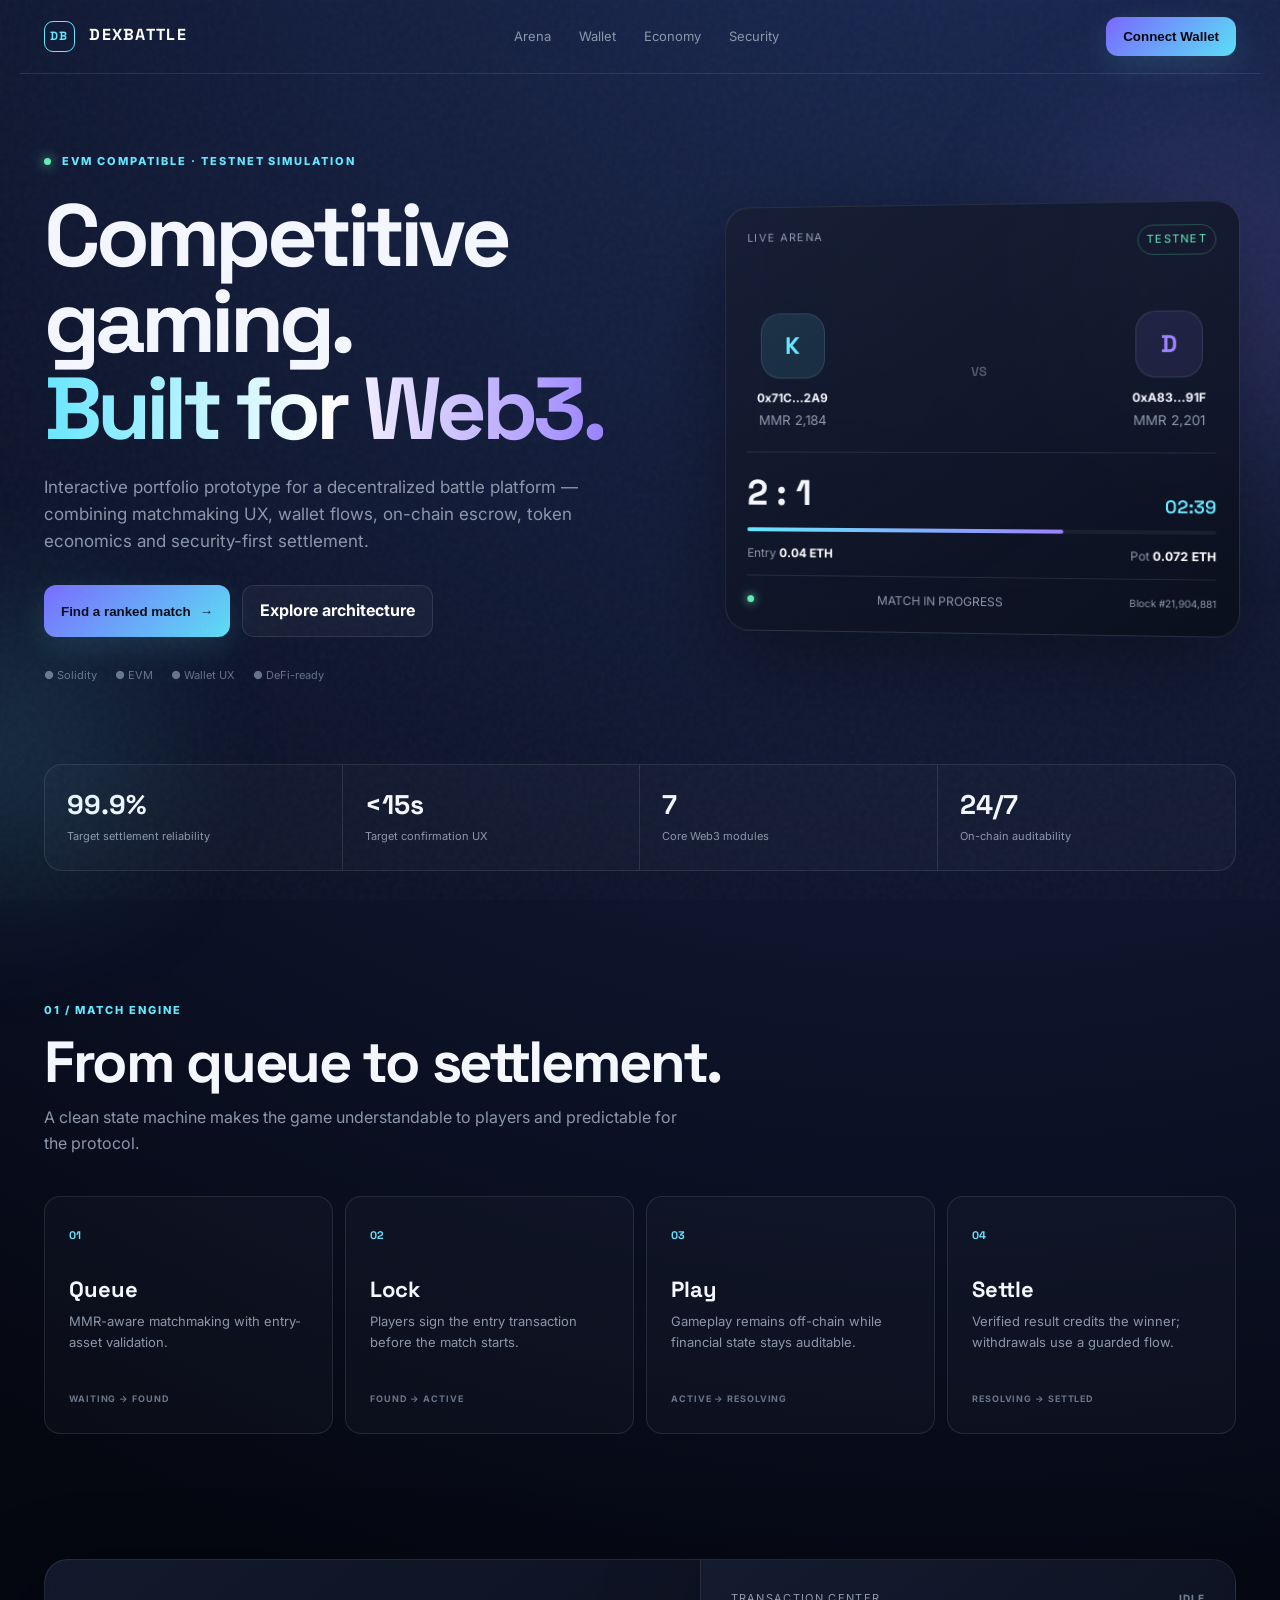
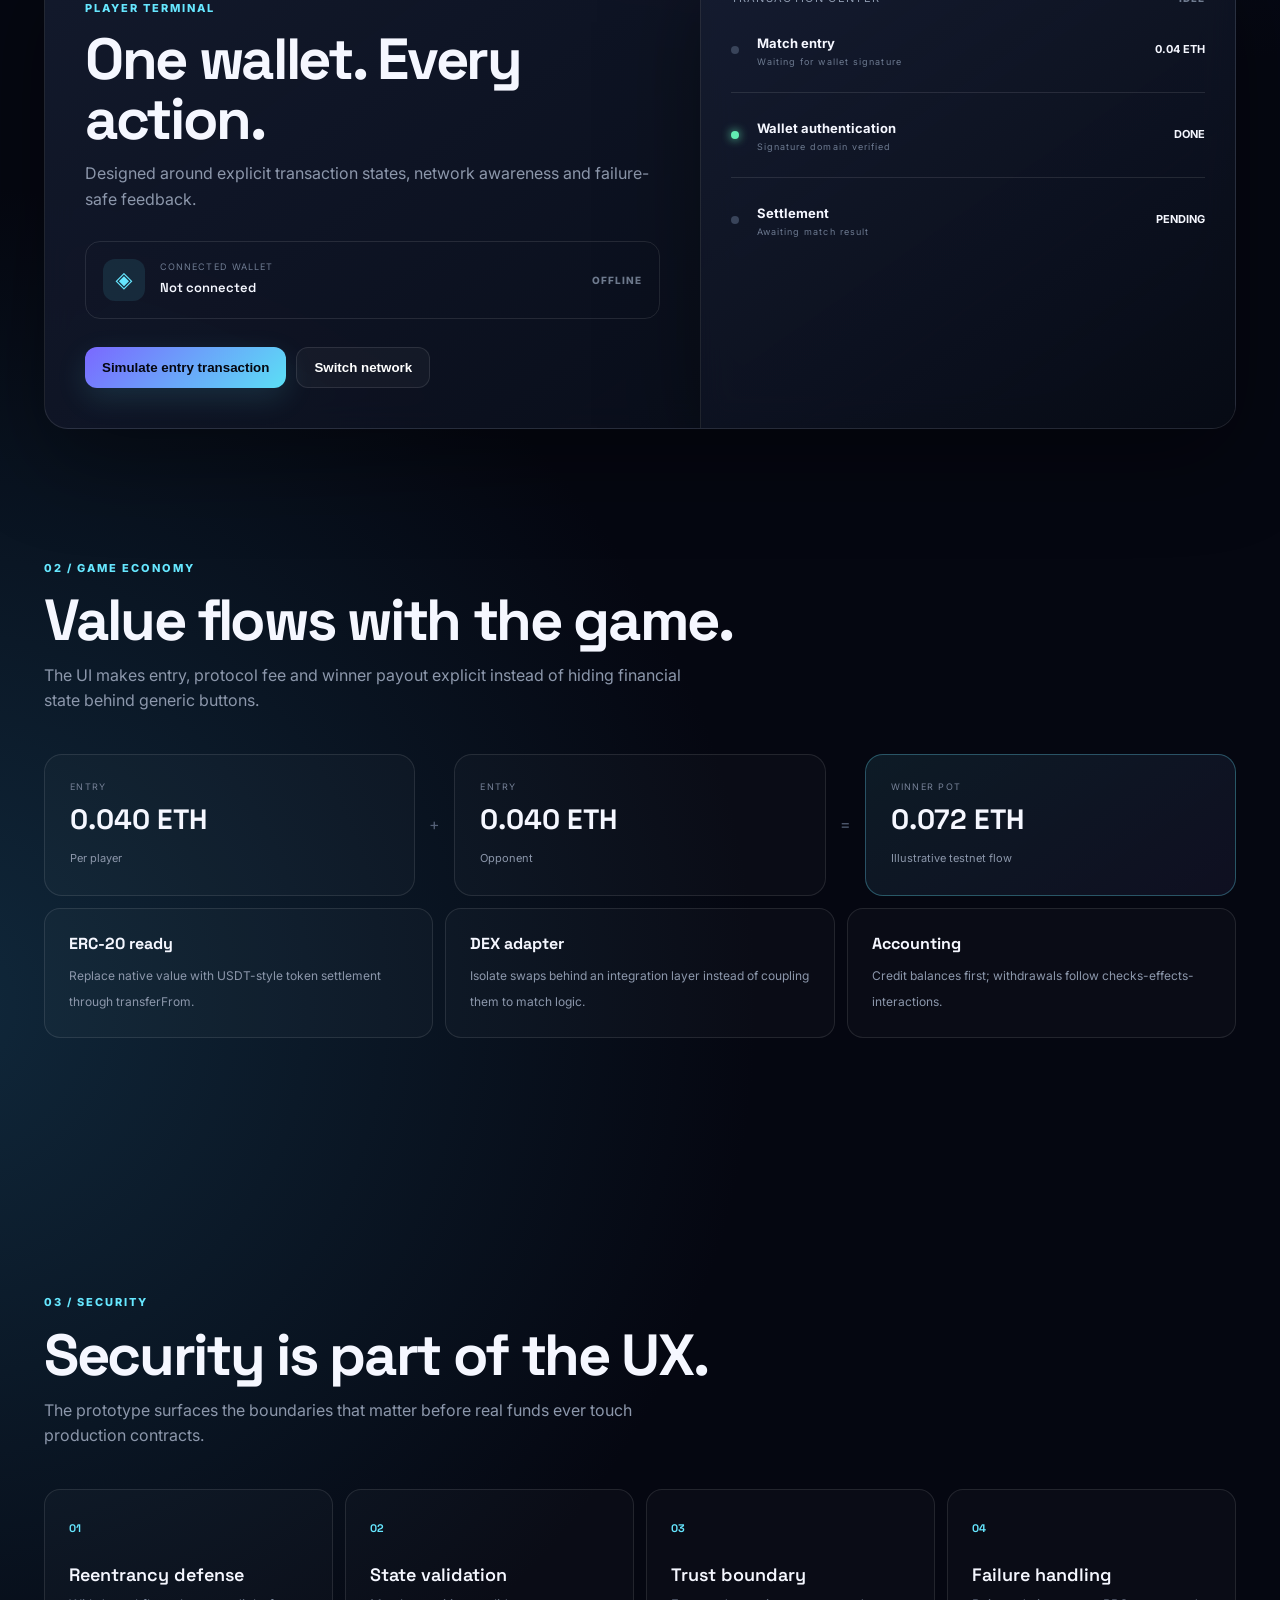
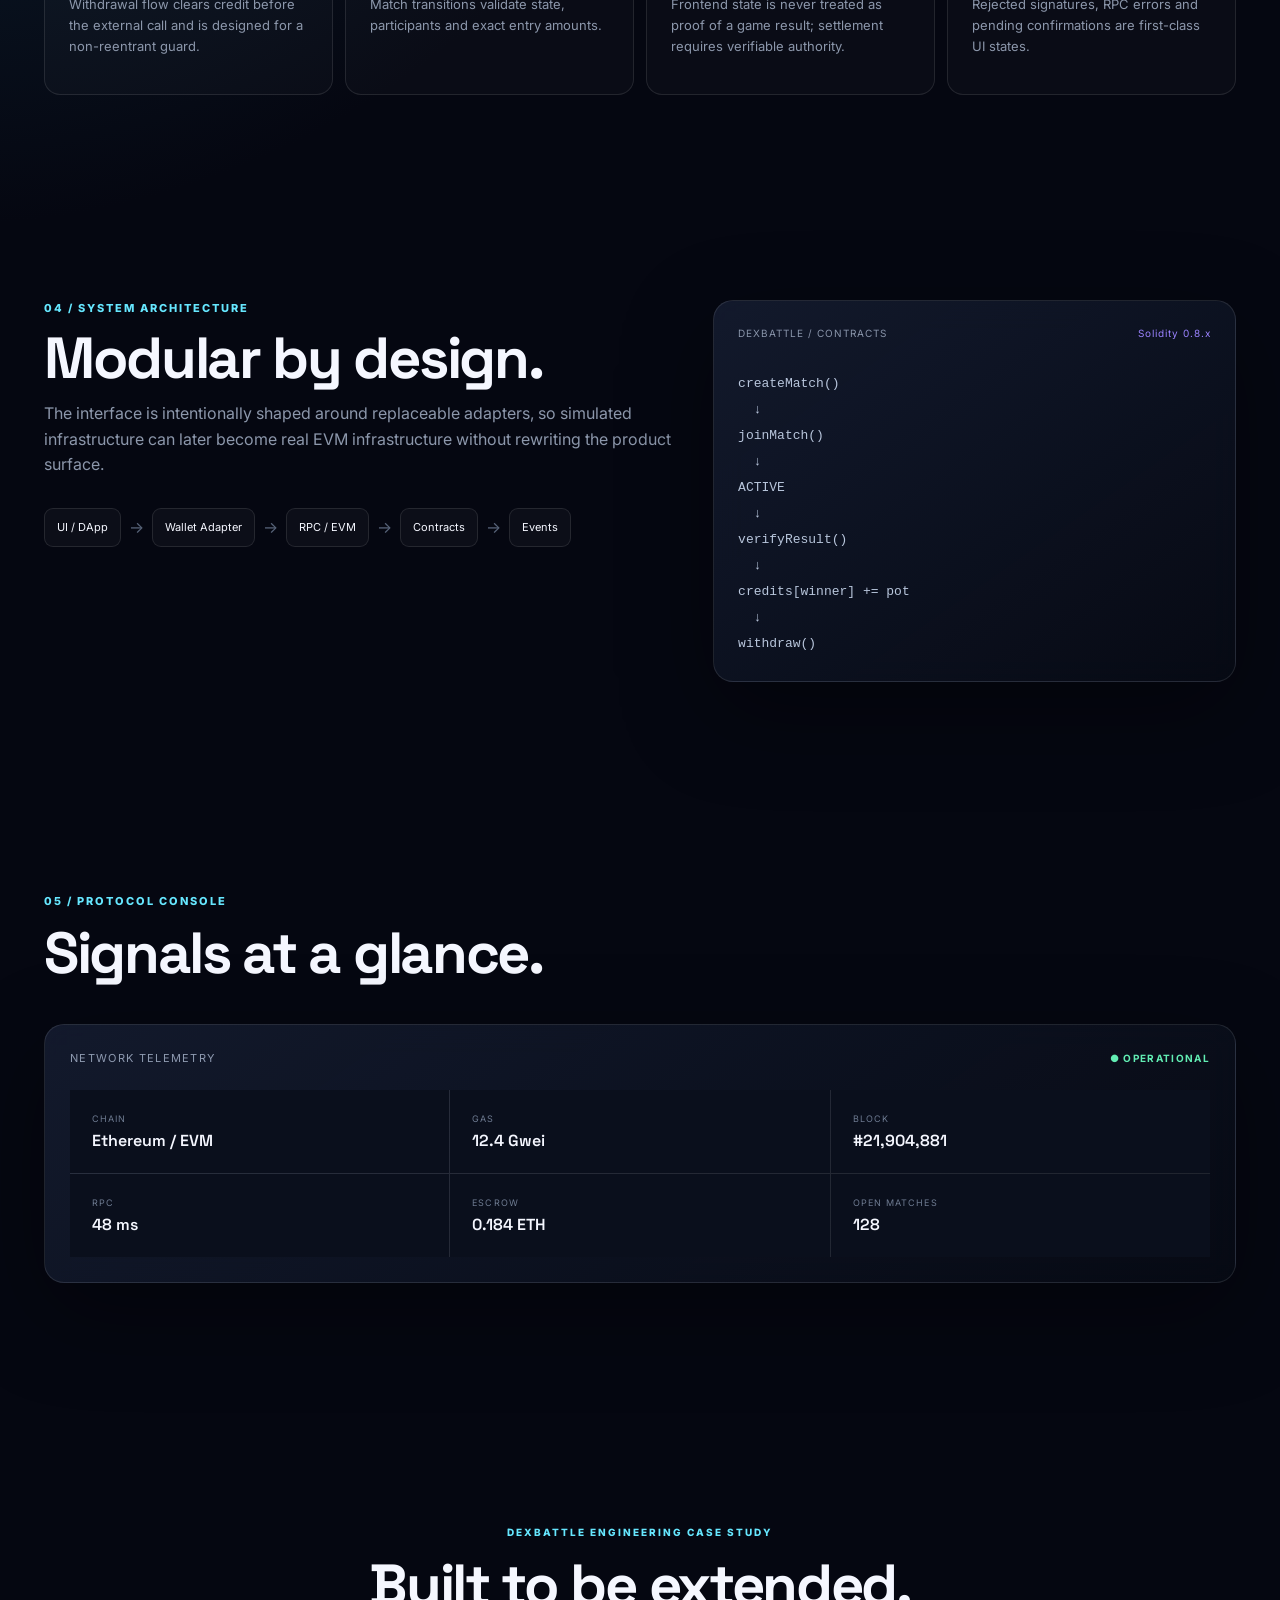
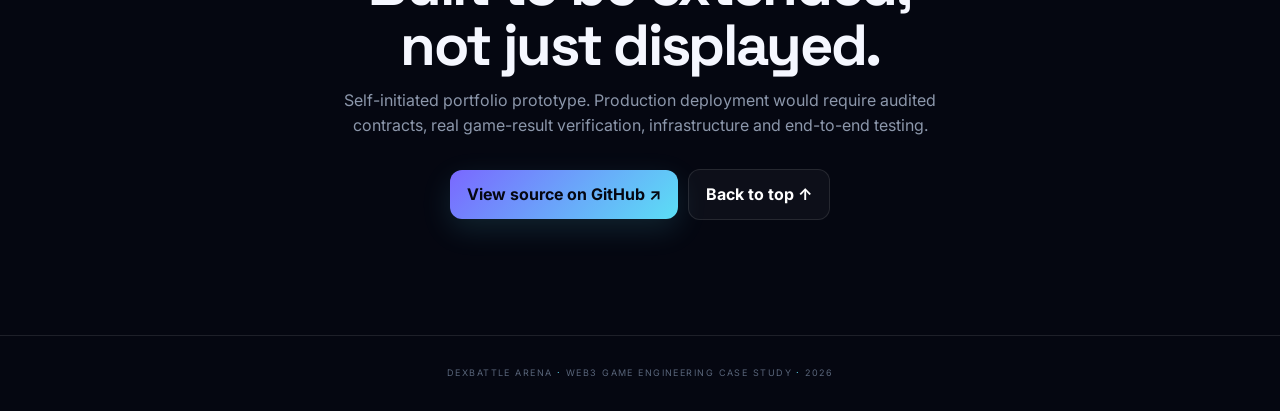
<file: index.html>
<!doctype html>
<html lang="en">
<head>
  <meta charset="utf-8">
  <meta name="viewport" content="width=device-width, initial-scale=1">
  <meta http-equiv="refresh" content="0; url=./dexbattle/">
  <title>DexBattle Web3 Demo</title>
  <script>window.location.replace('./dexbattle/');</script>
</head>
<body>
  <p>Opening the DexBattle Web3 demo…</p>
  <p><a href="./dexbattle/">Open DexBattle</a></p>
</body>
</html>
</file>
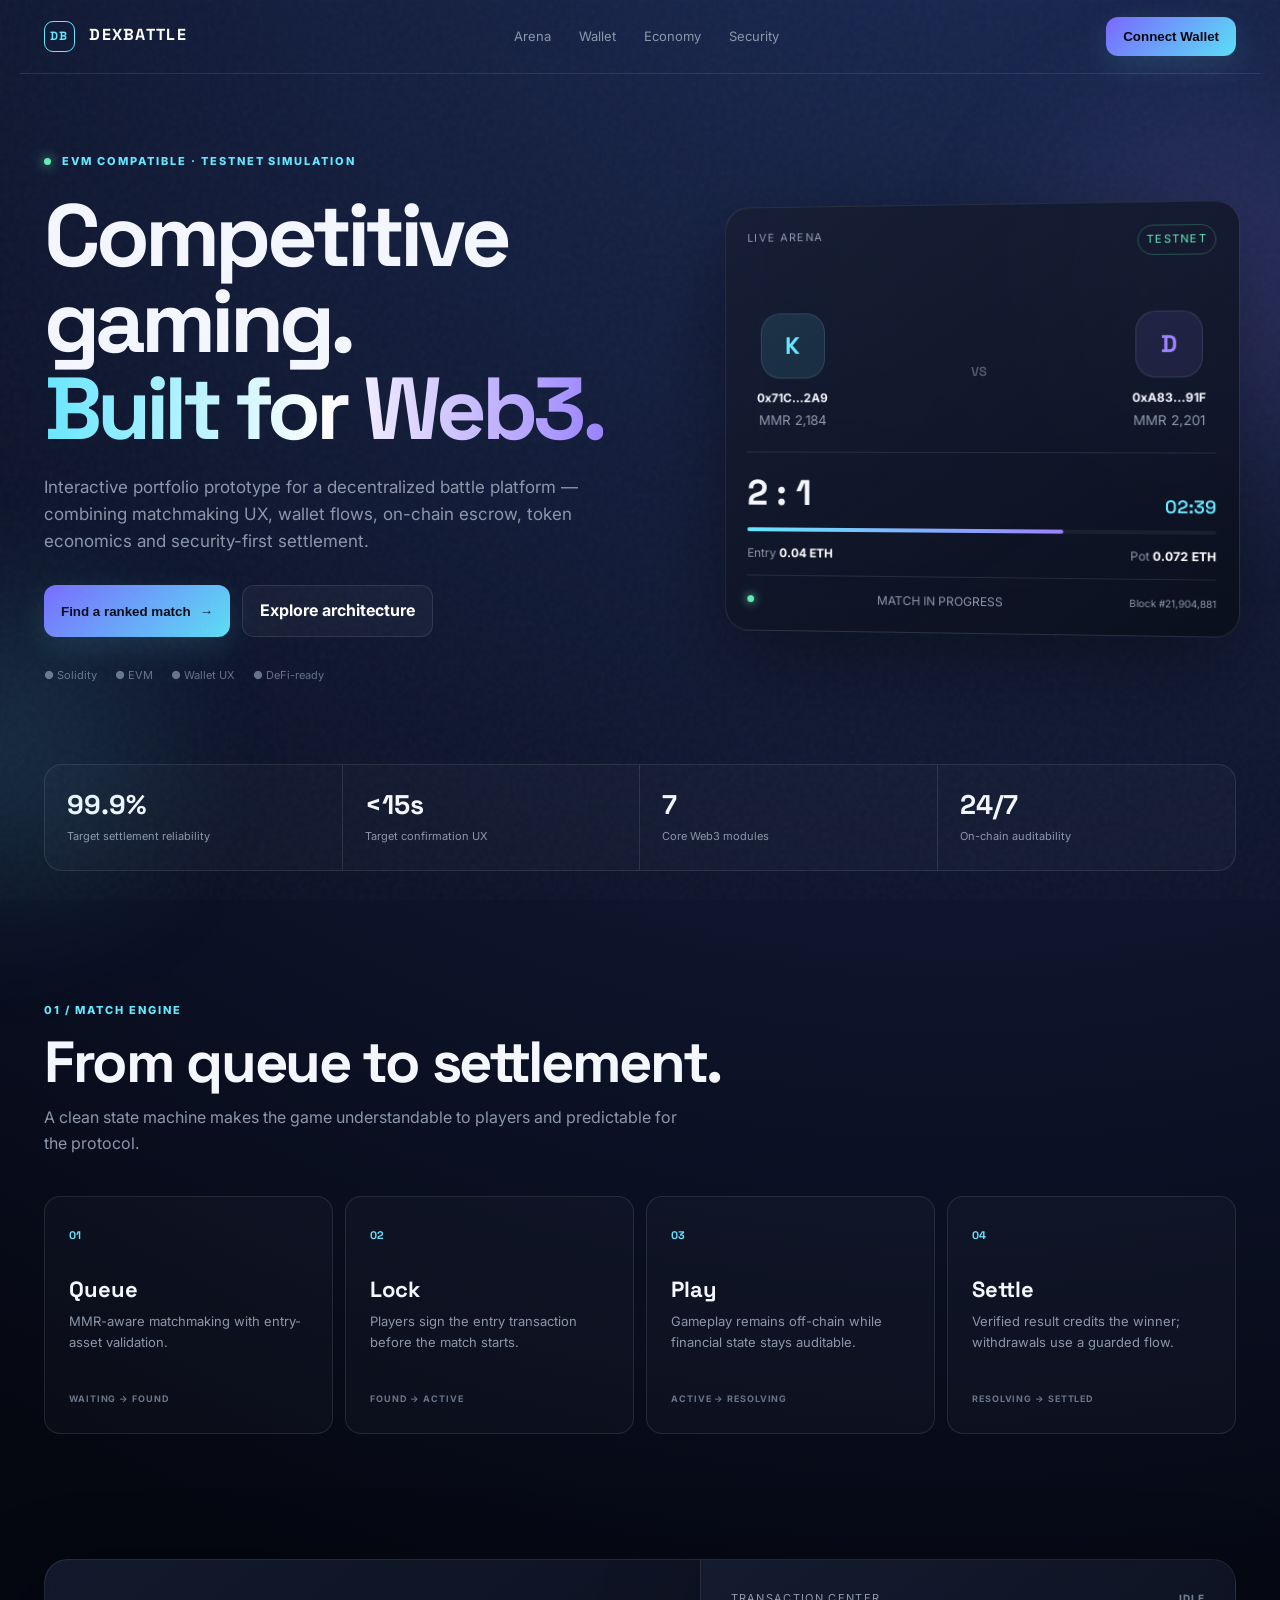
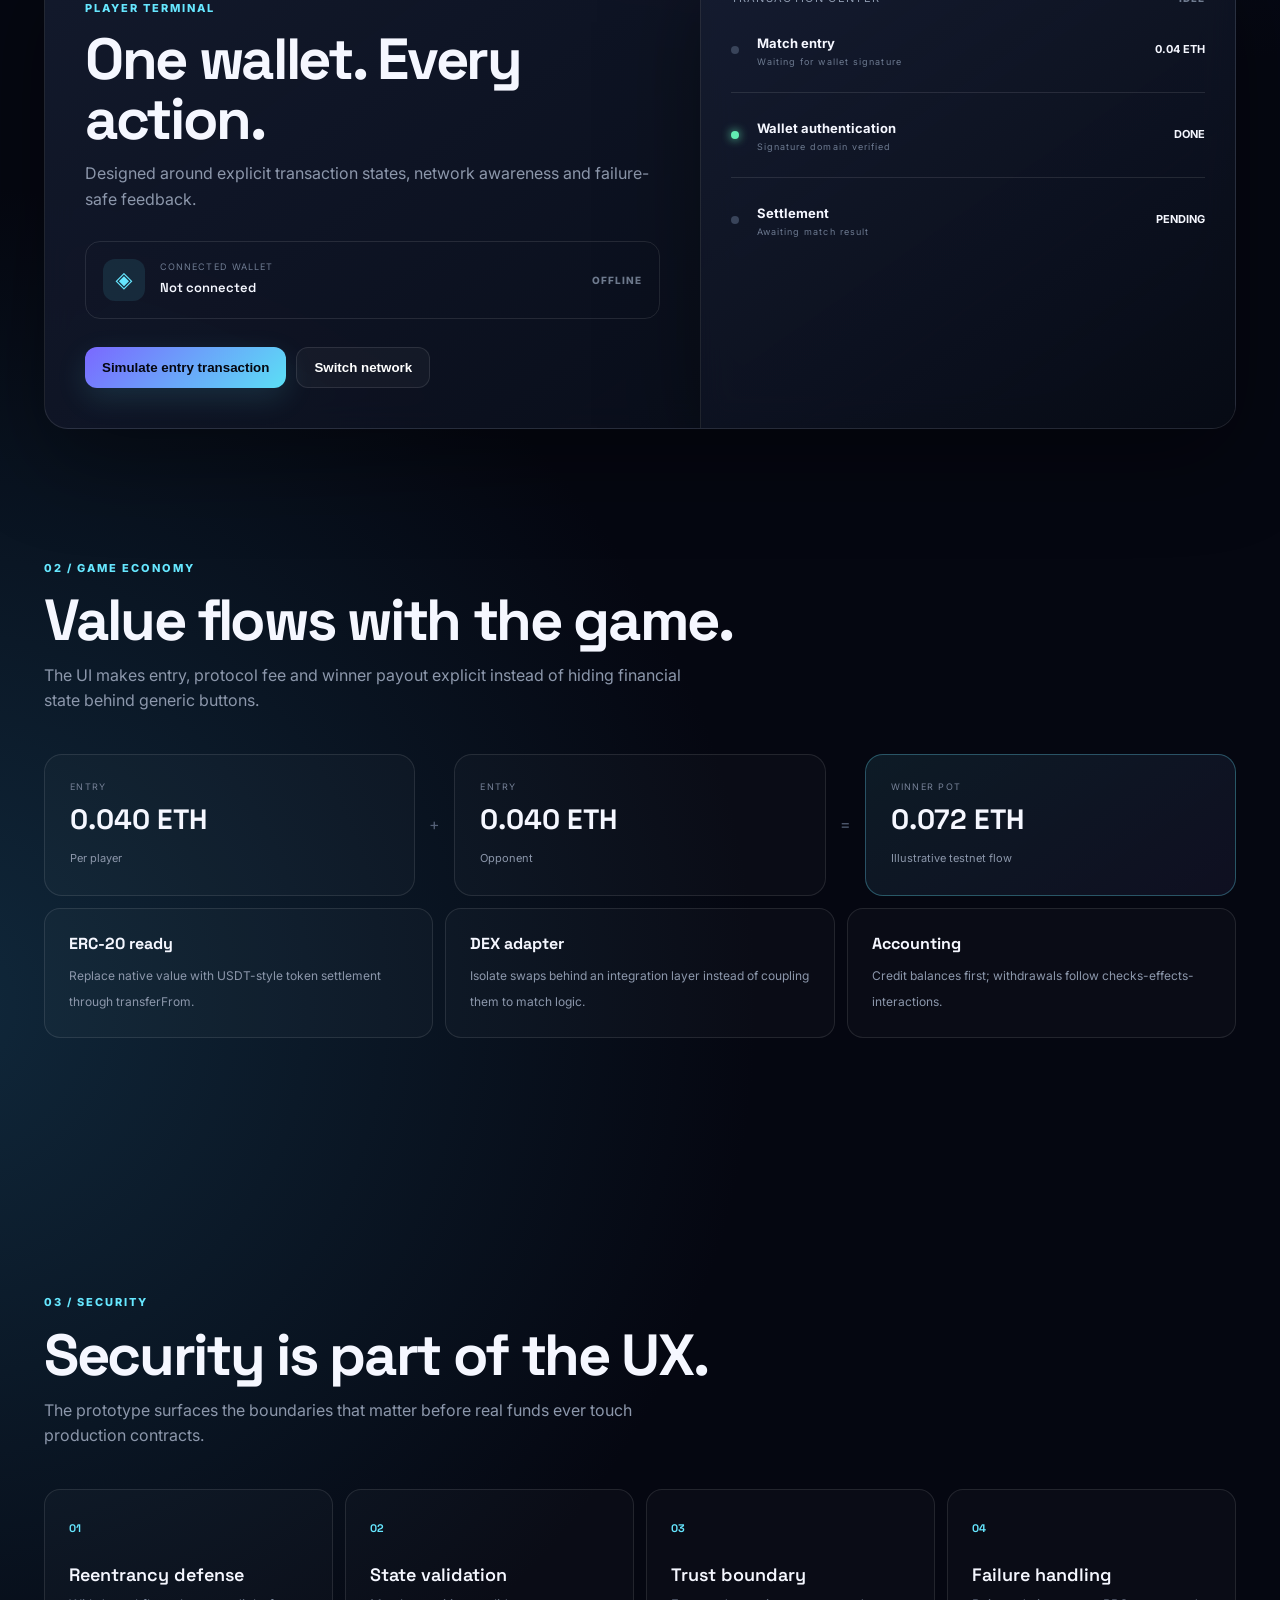
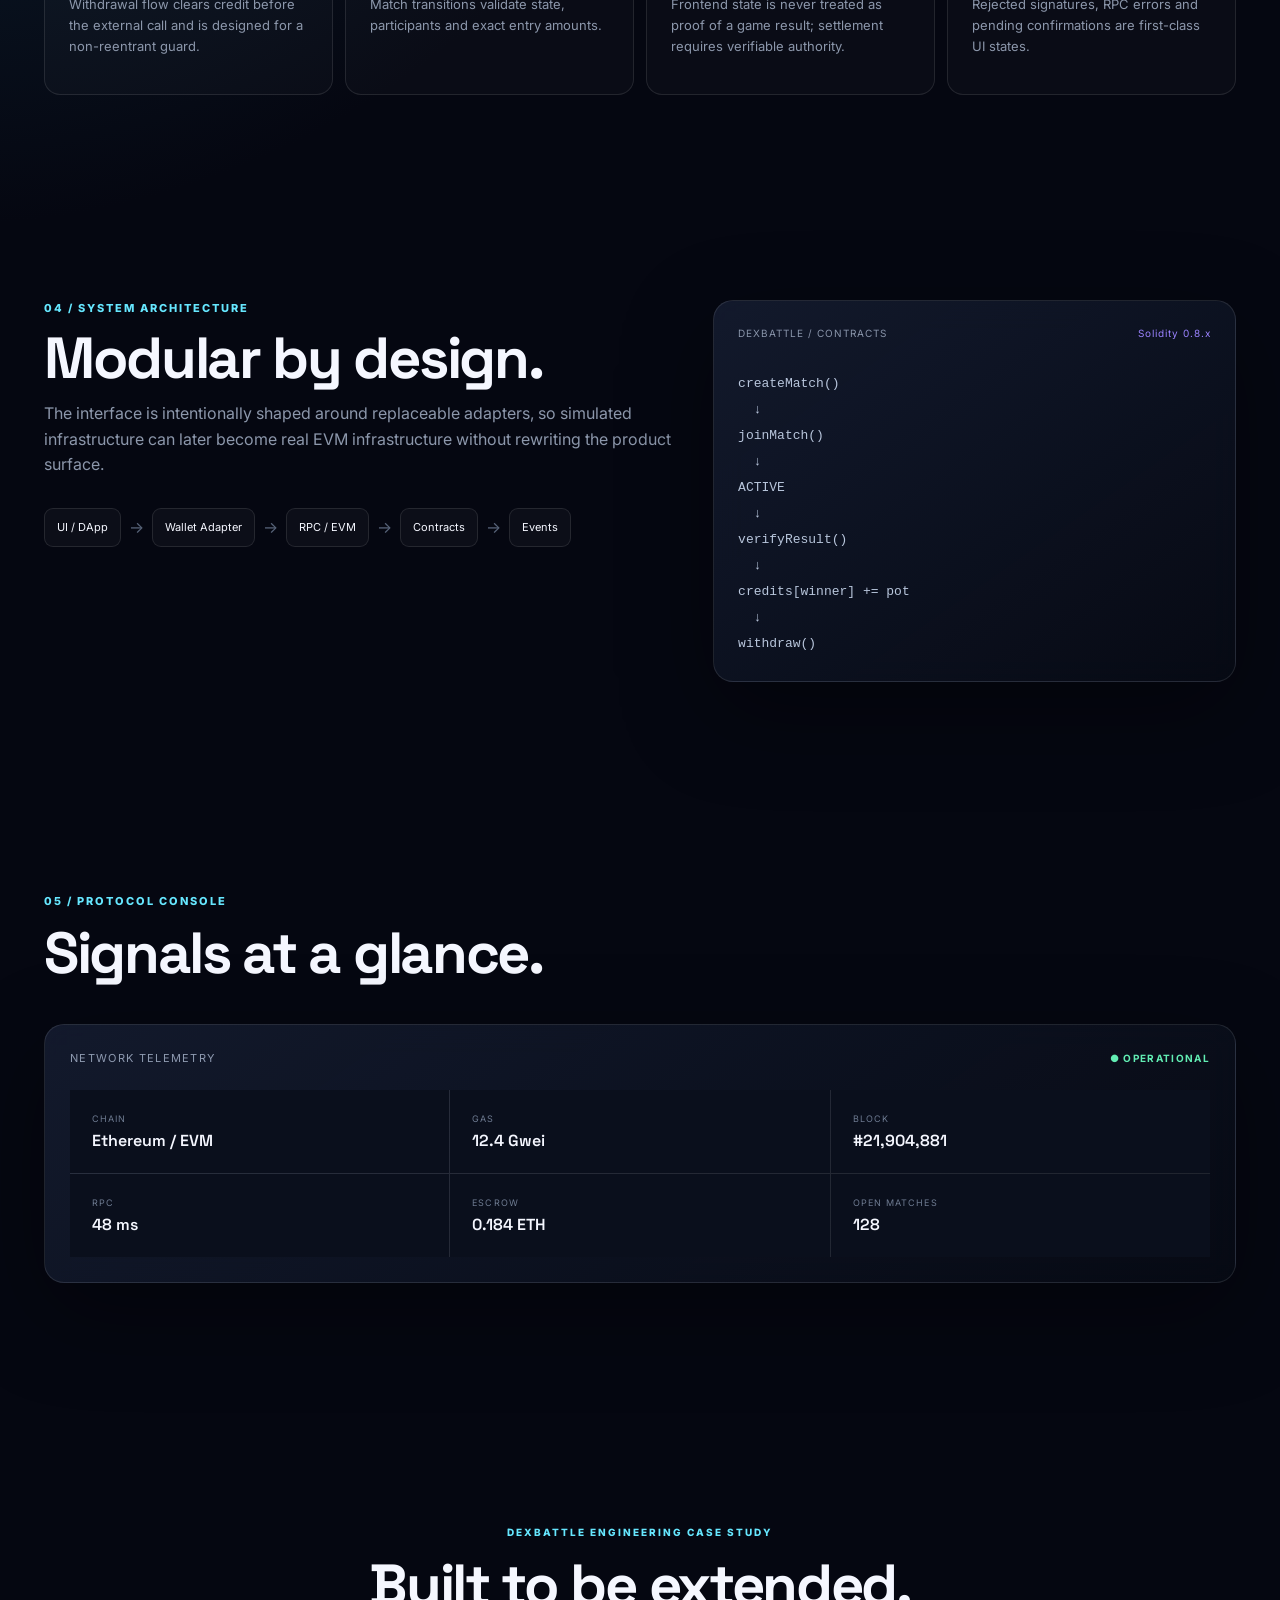
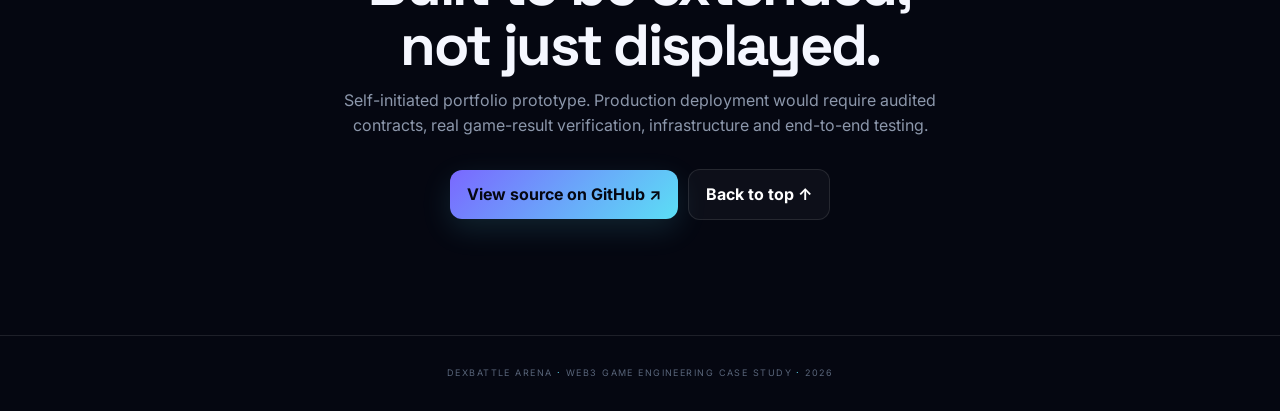
<file: dexbattle/index.html>
<!doctype html>
<html lang="en"><head>
<meta charset="utf-8"><meta name="viewport" content="width=device-width,initial-scale=1">
<meta name="description" content="DexBattle Arena — Web3 competitive gaming engineering showcase">
<title>DexBattle Arena — Web3 Gaming Infrastructure</title>
<link rel="preconnect" href="https://fonts.googleapis.com"><link rel="preconnect" href="https://fonts.gstatic.com" crossorigin>
<link href="https://fonts.googleapis.com/css2?family=Inter:wght@400;500;600;700;800&family=Space+Grotesk:wght@500;600;700&display=swap" rel="stylesheet">
<link rel="stylesheet" href="style.css"></head><body>
<div class="noise"></div><div class="grid"></div><div class="glow g1"></div><div class="glow g2"></div>
<header class="topbar"><a class="logo" href="#top"><span>DB</span> DEXBATTLE</a><nav><a href="#arena">Arena</a><a href="#wallet">Wallet</a><a href="#economy">Economy</a><a href="#security">Security</a></nav><button class="btn btn-primary" id="walletBtn">Connect Wallet</button></header>
<main id="top">
<section class="hero reveal"><div class="hero-copy"><div class="badge"><b></b> EVM COMPATIBLE · TESTNET SIMULATION</div><h1>Competitive gaming.<br><i>Built for Web3.</i></h1><p>Interactive portfolio prototype for a decentralized battle platform — combining matchmaking UX, wallet flows, on-chain escrow, token economics and security-first settlement.</p><div class="hero-actions"><button class="btn btn-primary" id="findBtn">Find a ranked match <span>→</span></button><a class="btn btn-ghost" href="#architecture">Explore architecture</a></div><div class="trust"><span>● Solidity</span><span>● EVM</span><span>● Wallet UX</span><span>● DeFi-ready</span></div></div>
<div class="hero-card"><div class="card-head"><span>LIVE ARENA</span><em id="networkPill">TESTNET</em></div><div class="versus"><div class="player"><div class="avatar cyan">K</div><strong>0x71C…2A9</strong><small>MMR 2,184</small></div><div class="vs">VS</div><div class="player"><div class="avatar violet">D</div><strong>0xA83…91F</strong><small>MMR 2,201</small></div></div><div class="score"><strong>2 : 1</strong><span id="matchTimer">02:41</span></div><div class="progress"><i></i></div><div class="match-meta"><span>Entry <b>0.04 ETH</b></span><span>Pot <b>0.072 ETH</b></span></div><div class="live-state"><i></i><span id="matchState">MATCH IN PROGRESS</span><small>Block #21,904,881</small></div></div></section>

<section class="stats reveal"><div><b>99.9%</b><span>Target settlement reliability</span></div><div><b>&lt;15s</b><span>Target confirmation UX</span></div><div><b>7</b><span>Core Web3 modules</span></div><div><b>24/7</b><span>On-chain auditability</span></div></section>

<section class="section reveal" id="arena"><div class="section-title"><span>01 / MATCH ENGINE</span><h2>From queue to settlement.</h2><p>A clean state machine makes the game understandable to players and predictable for the protocol.</p></div><div class="flow"><article><small>01</small><h3>Queue</h3><p>MMR-aware matchmaking with entry-asset validation.</p><b>WAITING → FOUND</b></article><article><small>02</small><h3>Lock</h3><p>Players sign the entry transaction before the match starts.</p><b>FOUND → ACTIVE</b></article><article><small>03</small><h3>Play</h3><p>Gameplay remains off-chain while financial state stays auditable.</p><b>ACTIVE → RESOLVING</b></article><article><small>04</small><h3>Settle</h3><p>Verified result credits the winner; withdrawals use a guarded flow.</p><b>RESOLVING → SETTLED</b></article></div></section>

<section class="dashboard reveal" id="wallet"><div class="dash-main"><div class="section-kicker">PLAYER TERMINAL</div><h2>One wallet. Every action.</h2><p>Designed around explicit transaction states, network awareness and failure-safe feedback.</p><div class="wallet-row"><div class="wallet-icon">◈</div><div><small>CONNECTED WALLET</small><strong id="walletAddress">Not connected</strong></div><span class="status" id="walletStatus">OFFLINE</span></div><div class="actions"><button class="btn btn-primary" id="txBtn">Simulate entry transaction</button><button class="btn btn-ghost" id="switchBtn">Switch network</button></div></div>
<div class="tx-panel"><div class="panel-head"><span>TRANSACTION CENTER</span><span id="txStatus" class="status">IDLE</span></div><div class="tx"><div class="tx-dot"></div><div><strong>Match entry</strong><small id="txHash">Waiting for wallet signature</small></div><b>0.04 ETH</b></div><div class="tx"><div class="tx-dot done"></div><div><strong>Wallet authentication</strong><small>Signature domain verified</small></div><b>DONE</b></div><div class="tx"><div class="tx-dot"></div><div><strong>Settlement</strong><small>Awaiting match result</small></div><b>PENDING</b></div></div></section>

<section class="section reveal" id="economy"><div class="section-title"><span>02 / GAME ECONOMY</span><h2>Value flows with the game.</h2><p>The UI makes entry, protocol fee and winner payout explicit instead of hiding financial state behind generic buttons.</p></div><div class="economy"><div class="econ-card"><span>ENTRY</span><strong>0.040 ETH</strong><small>Per player</small></div><div class="plus">+</div><div class="econ-card"><span>ENTRY</span><strong>0.040 ETH</strong><small>Opponent</small></div><div class="equals">=</div><div class="econ-card accent"><span>WINNER POT</span><strong>0.072 ETH</strong><small>Illustrative testnet flow</small></div></div><div class="token-grid"><div><b>ERC-20 ready</b><span>Replace native value with USDT-style token settlement through transferFrom.</span></div><div><b>DEX adapter</b><span>Isolate swaps behind an integration layer instead of coupling them to match logic.</span></div><div><b>Accounting</b><span>Credit balances first; withdrawals follow checks-effects-interactions.</span></div></div></section>

<section class="section reveal" id="security"><div class="section-title"><span>03 / SECURITY</span><h2>Security is part of the UX.</h2><p>The prototype surfaces the boundaries that matter before real funds ever touch production contracts.</p></div><div class="security-grid"><article><span>01</span><h3>Reentrancy defense</h3><p>Withdrawal flow clears credit before the external call and is designed for a non-reentrant guard.</p></article><article><span>02</span><h3>State validation</h3><p>Match transitions validate state, participants and exact entry amounts.</p></article><article><span>03</span><h3>Trust boundary</h3><p>Frontend state is never treated as proof of a game result; settlement requires verifiable authority.</p></article><article><span>04</span><h3>Failure handling</h3><p>Rejected signatures, RPC errors and pending confirmations are first-class UI states.</p></article></div></section>

<section class="architecture reveal" id="architecture"><div><div class="section-kicker">04 / SYSTEM ARCHITECTURE</div><h2>Modular by design.</h2><p>The interface is intentionally shaped around replaceable adapters, so simulated infrastructure can later become real EVM infrastructure without rewriting the product surface.</p><div class="stack"><span>UI / DApp</span><i>→</i><span>Wallet Adapter</span><i>→</i><span>RPC / EVM</span><i>→</i><span>Contracts</span><i>→</i><span>Events</span></div></div><div class="code-card"><div><span>DEXBATTLE / CONTRACTS</span><em>Solidity 0.8.x</em></div><pre><code>createMatch()
  ↓
joinMatch()
  ↓
ACTIVE
  ↓
verifyResult()
  ↓
credits[winner] += pot
  ↓
withdraw()</code></pre></div></section>

<section class="section reveal"><div class="section-title"><span>05 / PROTOCOL CONSOLE</span><h2>Signals at a glance.</h2></div><div class="console"><div class="console-head"><span>NETWORK TELEMETRY</span><b>● OPERATIONAL</b></div><div class="console-grid"><div><small>CHAIN</small><strong>Ethereum / EVM</strong></div><div><small>GAS</small><strong>12.4 Gwei</strong></div><div><small>BLOCK</small><strong>#21,904,881</strong></div><div><small>RPC</small><strong>48 ms</strong></div><div><small>ESCROW</small><strong>0.184 ETH</strong></div><div><small>OPEN MATCHES</small><strong>128</strong></div></div></div></section>

<section class="cta reveal"><div><span>DEXBATTLE ENGINEERING CASE STUDY</span><h2>Built to be extended,<br>not just displayed.</h2><p>Self-initiated portfolio prototype. Production deployment would require audited contracts, real game-result verification, infrastructure and end-to-end testing.</p><div><a class="btn btn-primary" href="https://github.com/khandetube/3d-artist-portfolio/tree/main/dexbattle" target="_blank">View source on GitHub ↗</a><a class="btn btn-ghost" href="#top">Back to top ↑</a></div></div></section>
</main><footer>DEXBATTLE ARENA <span>·</span> WEB3 GAME ENGINEERING CASE STUDY <span>·</span> 2026</footer>
<script src="app.js"></script></body></html>
</file>
<file: dexbattle/style.css>
:root{--bg:#050711;--panel:rgba(12,17,31,.76);--line:rgba(255,255,255,.1);--text:#f5f7ff;--muted:#8c97ab;--cyan:#66e7ff;--violet:#9a83ff;--green:#62edb3;--red:#ff718e;--shadow:0 30px 90px rgba(0,0,0,.38)}*{box-sizing:border-box}html{scroll-behavior:smooth}body{margin:0;background:radial-gradient(circle at 75% -5%,#1c2b57 0,transparent 35%),radial-gradient(circle at -5% 50%,#10283b 0,transparent 28%),var(--bg);color:var(--text);font-family:Inter,system-ui,sans-serif;line-height:1.6}.noise{position:fixed;inset:0;pointer-events:none;opacity:.035;background-image:url("data:image/svg+xml,%3Csvg viewBox='0 0 180 180' xmlns='http://www.w3.org/2000/svg'%3E%3Cfilter id='n'%3E%3CfeTurbulence type='fractalNoise' baseFrequency='.9' numOctaves='4' stitchTiles='stitch'/%3E%3C/filter%3E%3Crect width='100%25' height='100%25' filter='url(%23n)'/%3E%3C/svg%3E")}.grid{position:fixed;inset:0;pointer-events:none;opacity:.13;background-image:linear-gradient(rgba(255,255,255,.07) 1px,transparent 1px),linear-gradient(90deg,rgba(255,255,255,.07) 1px,transparent 1px);background-size:52px 52px;mask-image:linear-gradient(#000,transparent 82%)}.glow{position:fixed;border-radius:50%;filter:blur(90px);opacity:.16;pointer-events:none}.g1{width:340px;height:340px;background:var(--violet);right:-120px;top:120px}.g2{width:260px;height:260px;background:var(--cyan);left:-130px;top:620px}.topbar{height:74px;max-width:1240px;margin:auto;padding:0 24px;display:flex;align-items:center;justify-content:space-between;border-bottom:1px solid var(--line);position:relative;z-index:5}.logo{color:#fff;text-decoration:none;font-family:"Space Grotesk";font-weight:800;letter-spacing:.08em}.logo span{display:inline-grid;place-items:center;width:31px;height:31px;margin-right:9px;border:1px solid var(--cyan);color:var(--cyan);border-radius:9px;font-size:12px}.topbar nav{display:flex;gap:28px}.topbar nav a{color:var(--muted);text-decoration:none;font-size:13px}.topbar nav a:hover{color:#fff}.btn{border:1px solid var(--line);border-radius:12px;padding:12px 17px;background:transparent;color:#fff;font-weight:700;cursor:pointer;transition:.22s;display:inline-flex;align-items:center;gap:9px;text-decoration:none}.btn:hover{transform:translateY(-2px);border-color:rgba(255,255,255,.25)}.btn-primary{background:linear-gradient(135deg,#7a68ff,#5bdff5);color:#050711;border:0;box-shadow:0 10px 30px rgba(102,231,255,.13)}.btn-ghost{background:rgba(255,255,255,.035)}main{max-width:1240px;margin:auto;padding:0 24px}.hero{min-height:690px;display:grid;grid-template-columns:1.08fr .92fr;gap:70px;align-items:center}.badge,.section-kicker{font-size:11px;letter-spacing:.18em;color:var(--cyan);font-weight:800}.badge b{display:inline-block;width:7px;height:7px;background:var(--green);border-radius:50%;margin-right:7px;box-shadow:0 0 12px var(--green)}h1,h2,h3,p{margin-top:0}h1{font-family:"Space Grotesk";font-size:clamp(48px,7vw,88px);line-height:.98;letter-spacing:-.055em;margin:22px 0}.hero h1 i{font-style:normal;background:linear-gradient(90deg,var(--cyan),#fff,var(--violet));-webkit-background-clip:text;color:transparent}.hero-copy>p{max-width:650px;color:var(--muted);font-size:17px}.hero-actions{display:flex;gap:12px;margin:30px 0}.trust{display:flex;gap:18px;color:#667287;font-size:11px;flex-wrap:wrap}.hero-card,.dashboard,.tx-panel,.console,.code-card{background:linear-gradient(145deg,rgba(22,29,50,.84),rgba(7,11,21,.78));border:1px solid var(--line);box-shadow:var(--shadow);backdrop-filter:blur(16px)}.hero-card{border-radius:24px;padding:22px;transform:perspective(1000px) rotateY(-4deg);animation:float 6s ease-in-out infinite}.card-head,.panel-head,.console-head{display:flex;justify-content:space-between;color:#8e9ab0;font-size:11px;letter-spacing:.12em}.card-head em{font-style:normal;color:var(--green);border:1px solid rgba(98,237,179,.25);padding:5px 8px;border-radius:20px}.versus{display:flex;align-items:center;justify-content:space-between;margin:55px 10px 20px}.player{text-align:center}.player strong{display:block;font-size:12px}.player small{color:var(--muted)}.avatar{width:66px;height:66px;border-radius:20px;display:grid;place-items:center;font:700 24px "Space Grotesk";margin:auto auto 10px;border:1px solid var(--line)}.cyan{background:rgba(102,231,255,.1);color:var(--cyan)}.violet{background:rgba(154,131,255,.1);color:var(--violet)}.vs{color:#4e586d;font:700 13px "Space Grotesk"}.score{display:flex;justify-content:space-between;align-items:end;border-top:1px solid var(--line);padding-top:18px}.score strong{font:700 36px "Space Grotesk"}.score span{color:var(--cyan);font:600 18px "Space Grotesk"}.progress{height:4px;background:#1a2030;border-radius:10px;margin:12px 0}.progress i{display:block;width:68%;height:100%;background:linear-gradient(90deg,var(--cyan),var(--violet));border-radius:10px}.match-meta,.live-state{display:flex;justify-content:space-between;font-size:12px;color:var(--muted);margin-top:12px}.match-meta b{color:#fff}.live-state{border-top:1px solid var(--line);padding-top:14px;align-items:center}.live-state i{width:7px;height:7px;background:var(--green);border-radius:50%;box-shadow:0 0 10px var(--green)}.live-state small{font-size:10px}.stats{display:grid;grid-template-columns:repeat(4,1fr);border:1px solid var(--line);border-radius:18px;overflow:hidden;background:rgba(255,255,255,.025)}.stats div{padding:22px;border-right:1px solid var(--line)}.stats div:last-child{border:0}.stats b{display:block;font:700 27px "Space Grotesk"}.stats span{font-size:11px;color:var(--muted)}.section{padding:125px 0}.section-title{max-width:730px;margin-bottom:40px}.section-title span{color:var(--cyan);font-size:11px;font-weight:800;letter-spacing:.18em}.section-title h2,.dashboard h2,.architecture h2,.cta h2{font:700 clamp(35px,5vw,58px) "Space Grotesk";letter-spacing:-.04em;line-height:1.03;margin:12px 0}.section-title p,.dashboard p,.architecture p,.cta p{color:var(--muted);max-width:650px}.flow{display:grid;grid-template-columns:repeat(4,1fr);gap:12px}.flow article,.security-grid article,.token-grid div{padding:24px;border:1px solid var(--line);background:rgba(255,255,255,.025);border-radius:16px;transition:.25s}.flow article:hover,.security-grid article:hover{transform:translateY(-5px);background:rgba(255,255,255,.045)}.flow small,.security-grid span{color:var(--cyan);font:700 11px "Space Grotesk"}.flow h3{font:700 22px "Space Grotesk";margin:28px 0 8px}.flow p,.security-grid p{color:var(--muted);font-size:13px;min-height:60px}.flow b{font-size:9px;letter-spacing:.1em;color:#69758a}.dashboard{display:grid;grid-template-columns:1.1fr .9fr;border-radius:24px;overflow:hidden}.dash-main{padding:40px}.wallet-row{display:flex;align-items:center;gap:15px;border:1px solid var(--line);border-radius:15px;padding:17px;margin:28px 0}.wallet-icon{width:42px;height:42px;border-radius:12px;background:rgba(102,231,255,.1);display:grid;place-items:center;color:var(--cyan);font-size:22px}.wallet-row small,.tx small,.console small{display:block;color:#6e7b91;font-size:9px;letter-spacing:.12em}.wallet-row strong{font:600 13px "Space Grotesk"}.status{margin-left:auto;color:#6f7b8f;font-size:10px;font-weight:800;letter-spacing:.1em}.actions{display:flex;gap:10px}.tx-panel{border:0;border-left:1px solid var(--line);padding:30px}.tx{display:grid;grid-template-columns:12px 1fr auto;gap:14px;align-items:center;padding:22px 0;border-bottom:1px solid var(--line)}.tx:last-child{border:0}.tx strong{font-size:13px}.tx b{font-size:11px}.tx-dot{width:8px;height:8px;border-radius:50%;background:#39445a}.tx-dot.done{background:var(--green);box-shadow:0 0 10px var(--green)}.economy{display:flex;align-items:center;gap:14px}.econ-card{flex:1;border:1px solid var(--line);border-radius:18px;padding:25px;background:rgba(255,255,255,.025)}.econ-card span{display:block;color:#758096;font-size:9px;letter-spacing:.14em}.econ-card strong{display:block;font:700 28px "Space Grotesk";margin:7px 0}.econ-card small{color:var(--muted);font-size:11px}.econ-card.accent{border-color:rgba(102,231,255,.3);background:linear-gradient(145deg,rgba(102,231,255,.09),rgba(154,131,255,.07))}.plus,.equals{color:#546076}.token-grid{display:grid;grid-template-columns:repeat(3,1fr);gap:12px;margin-top:12px}.token-grid b{display:block;font:700 16px "Space Grotesk";margin-bottom:8px}.token-grid span{color:var(--muted);font-size:12px}.security-grid{display:grid;grid-template-columns:repeat(4,1fr);gap:12px}.security-grid article h3{font:600 18px "Space Grotesk";margin:24px 0 8px}.architecture{display:grid;grid-template-columns:1.1fr .9fr;gap:30px;padding:80px 0}.stack{display:flex;align-items:center;gap:8px;flex-wrap:wrap;margin-top:30px}.stack span{padding:10px 12px;border:1px solid var(--line);border-radius:9px;background:rgba(255,255,255,.03);font-size:11px}.stack i{color:#58647a;font-style:normal}.code-card{border-radius:20px;padding:24px}.code-card>div{display:flex;justify-content:space-between;color:#8995aa;font-size:10px;letter-spacing:.1em}.code-card em{font-style:normal;color:var(--violet)}pre{margin:30px 0 0;color:#b8c6dc;line-height:2;font-size:13px}.console{border-radius:20px;padding:25px}.console-head b{color:var(--green);font-size:10px}.console-grid{display:grid;grid-template-columns:repeat(3,1fr);gap:1px;background:var(--line);margin-top:22px}.console-grid div{padding:22px;background:#0a0f1c}.console-grid strong{display:block;font:600 16px "Space Grotesk";margin-top:4px}.cta{padding:110px 0;text-align:center}.cta>div{max-width:800px;margin:auto}.cta span{font-size:10px;letter-spacing:.2em;color:var(--cyan);font-weight:800}.cta h2{margin-left:auto;margin-right:auto}.cta p{margin:0 auto 25px}.cta .btn{margin:5px}footer{border-top:1px solid var(--line);padding:30px 24px;text-align:center;color:#59657a;font-size:9px;letter-spacing:.16em}footer span{color:var(--cyan)}.reveal{opacity:0;transform:translateY(25px);transition:opacity .7s ease,transform .7s ease}.reveal.visible{opacity:1;transform:none}@keyframes float{50%{transform:perspective(1000px) rotateY(-4deg) translateY(-8px)}}@media(max-width:900px){.topbar nav{display:none}.hero{grid-template-columns:1fr;padding:70px 0}.hero-card{transform:none}.flow,.security-grid{grid-template-columns:1fr 1fr}.dashboard,.architecture{grid-template-columns:1fr}.tx-panel{border-left:0;border-top:1px solid var(--line)}.stats{grid-template-columns:1fr 1fr}.stats div:nth-child(2){border-right:0}.stats div:nth-child(-n+2){border-bottom:1px solid var(--line)}.token-grid{grid-template-columns:1fr}.economy{flex-wrap:wrap}.econ-card{min-width:42%}.plus,.equals{display:none}}@media(max-width:560px){main{padding:0 15px}.topbar{padding:0 15px}.hero{min-height:auto;padding:80px 0 60px}.hero-actions{flex-direction:column}.hero-actions .btn{justify-content:center}.flow,.security-grid,.stats,.console-grid{grid-template-columns:1fr}.stats div{border-right:0!important;border-bottom:1px solid var(--line)!important}.stats div:last-child{border:0!important}.dashboard .dash-main,.tx-panel{padding:24px}.economy{display:grid;grid-template-columns:1fr}.econ-card{min-width:0}.section{padding:85px 0}.architecture{padding:50px 0}h1{font-size:48px}.actions{flex-direction:column}}
</file>
